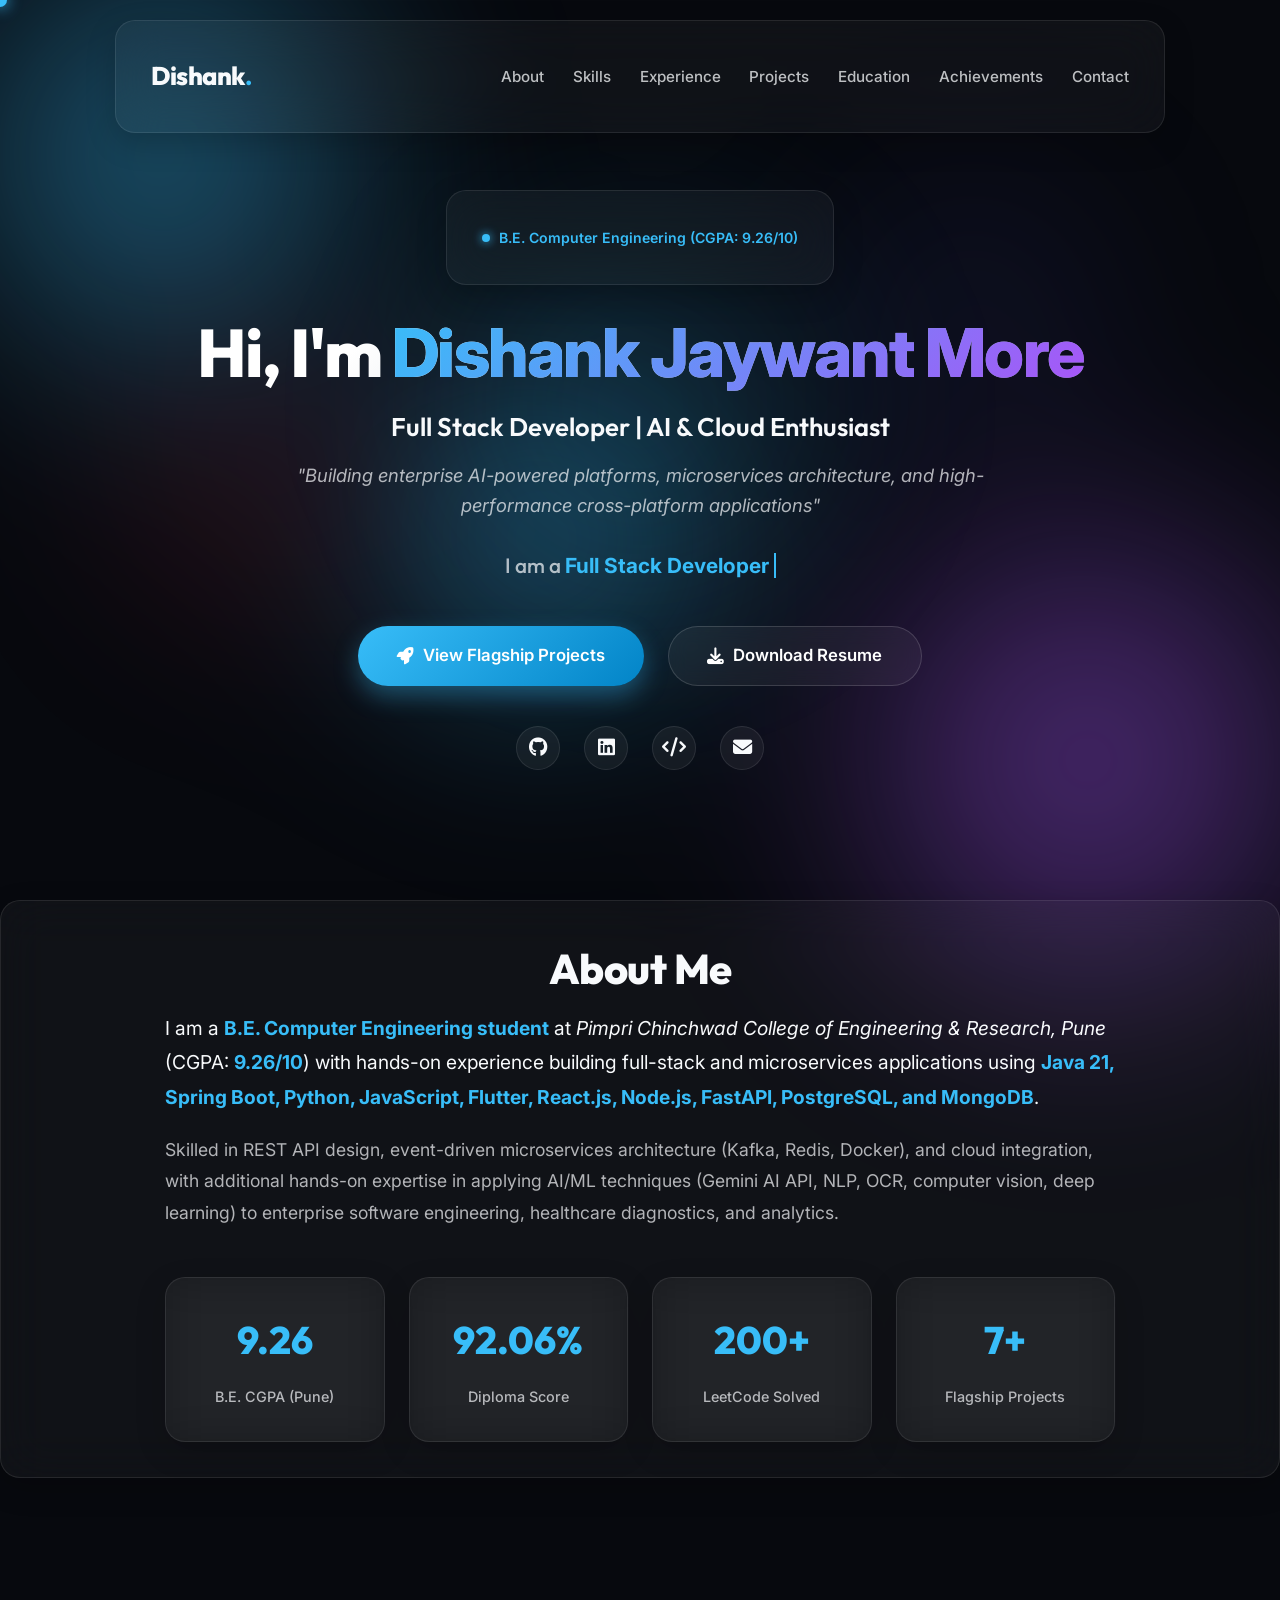
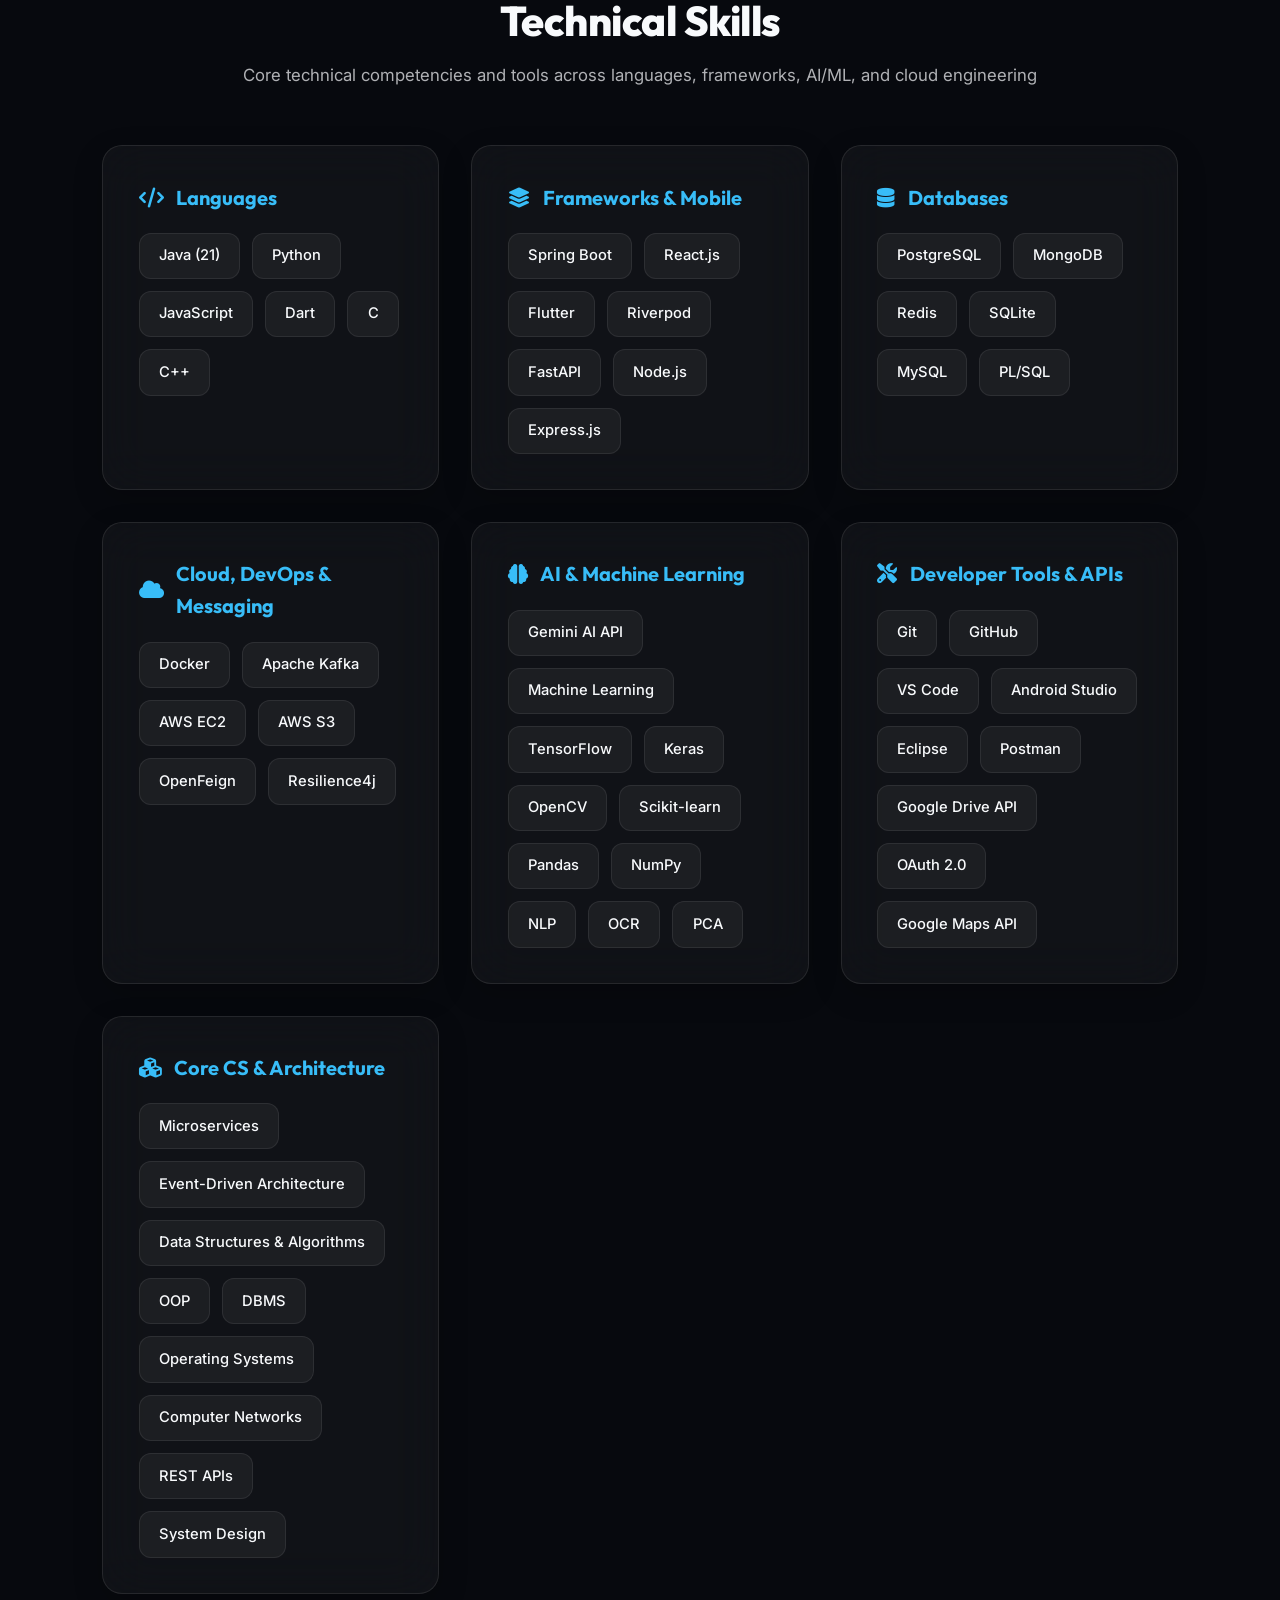
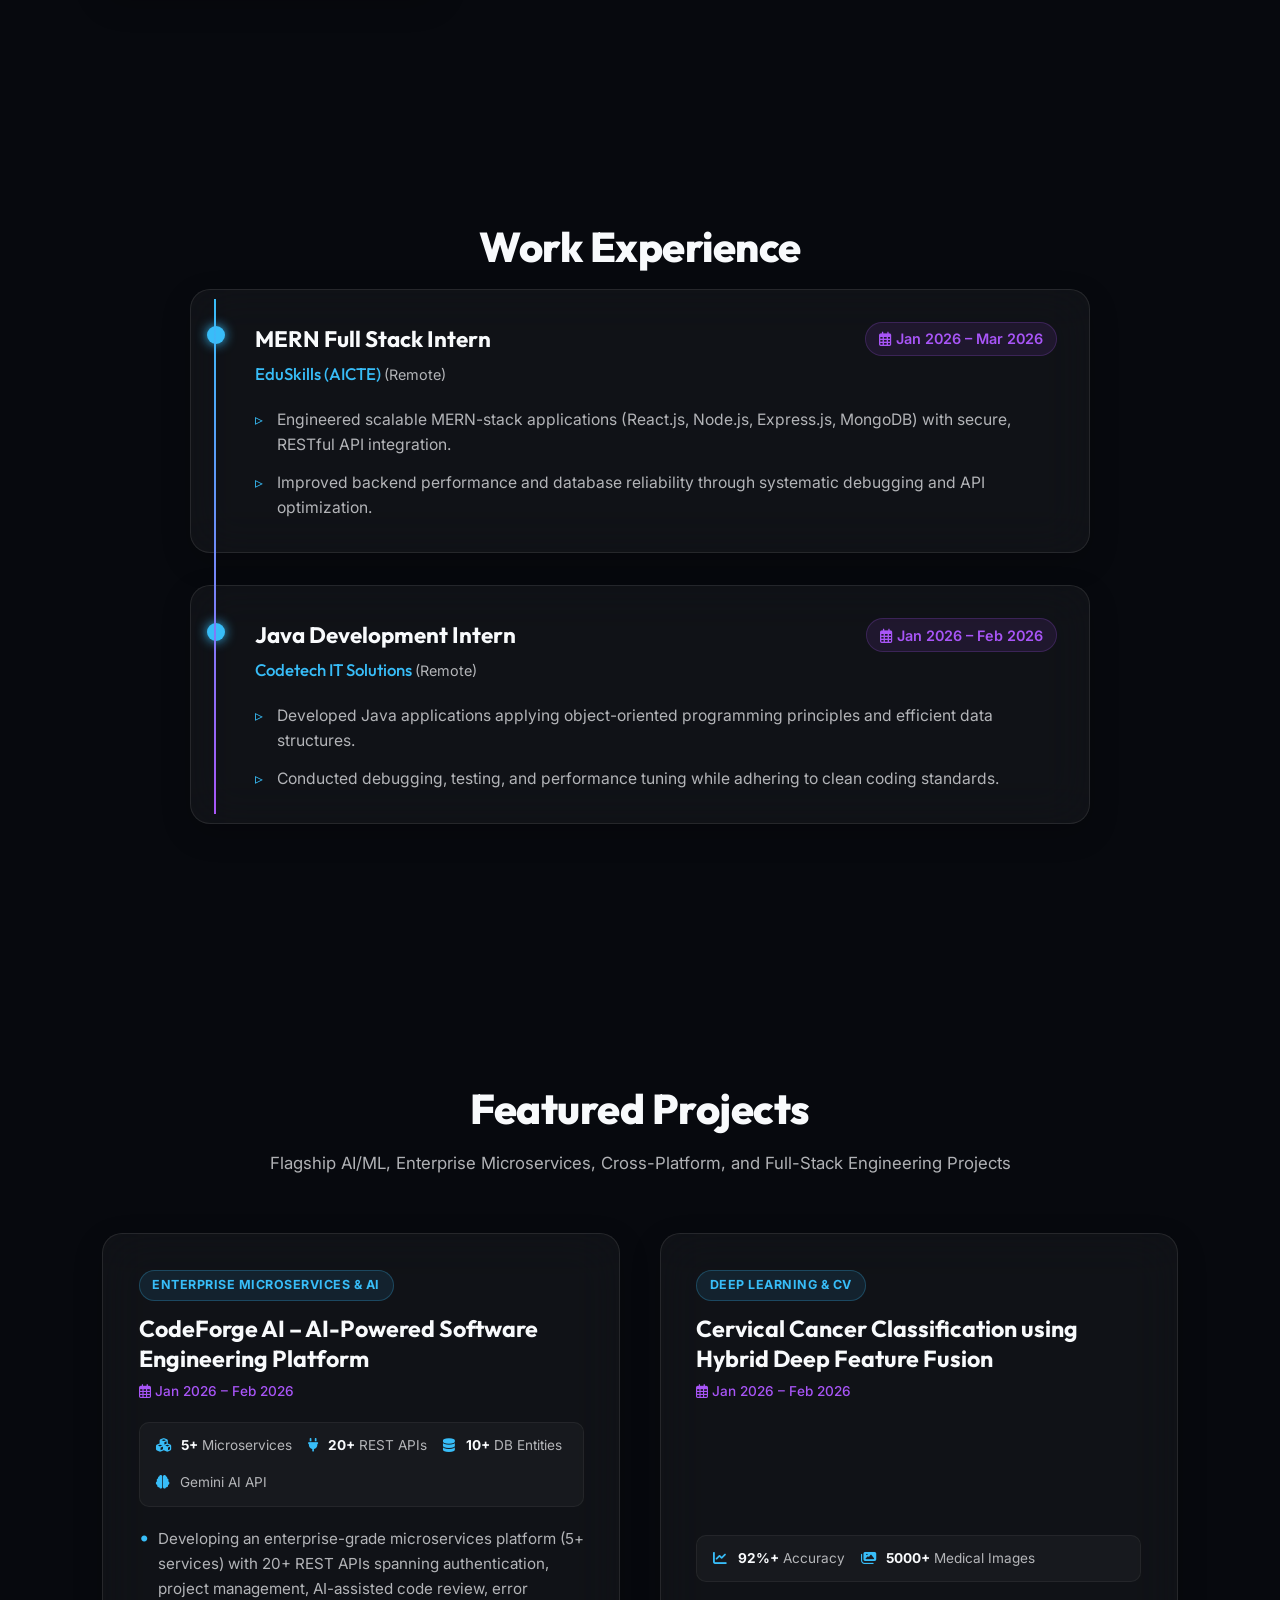
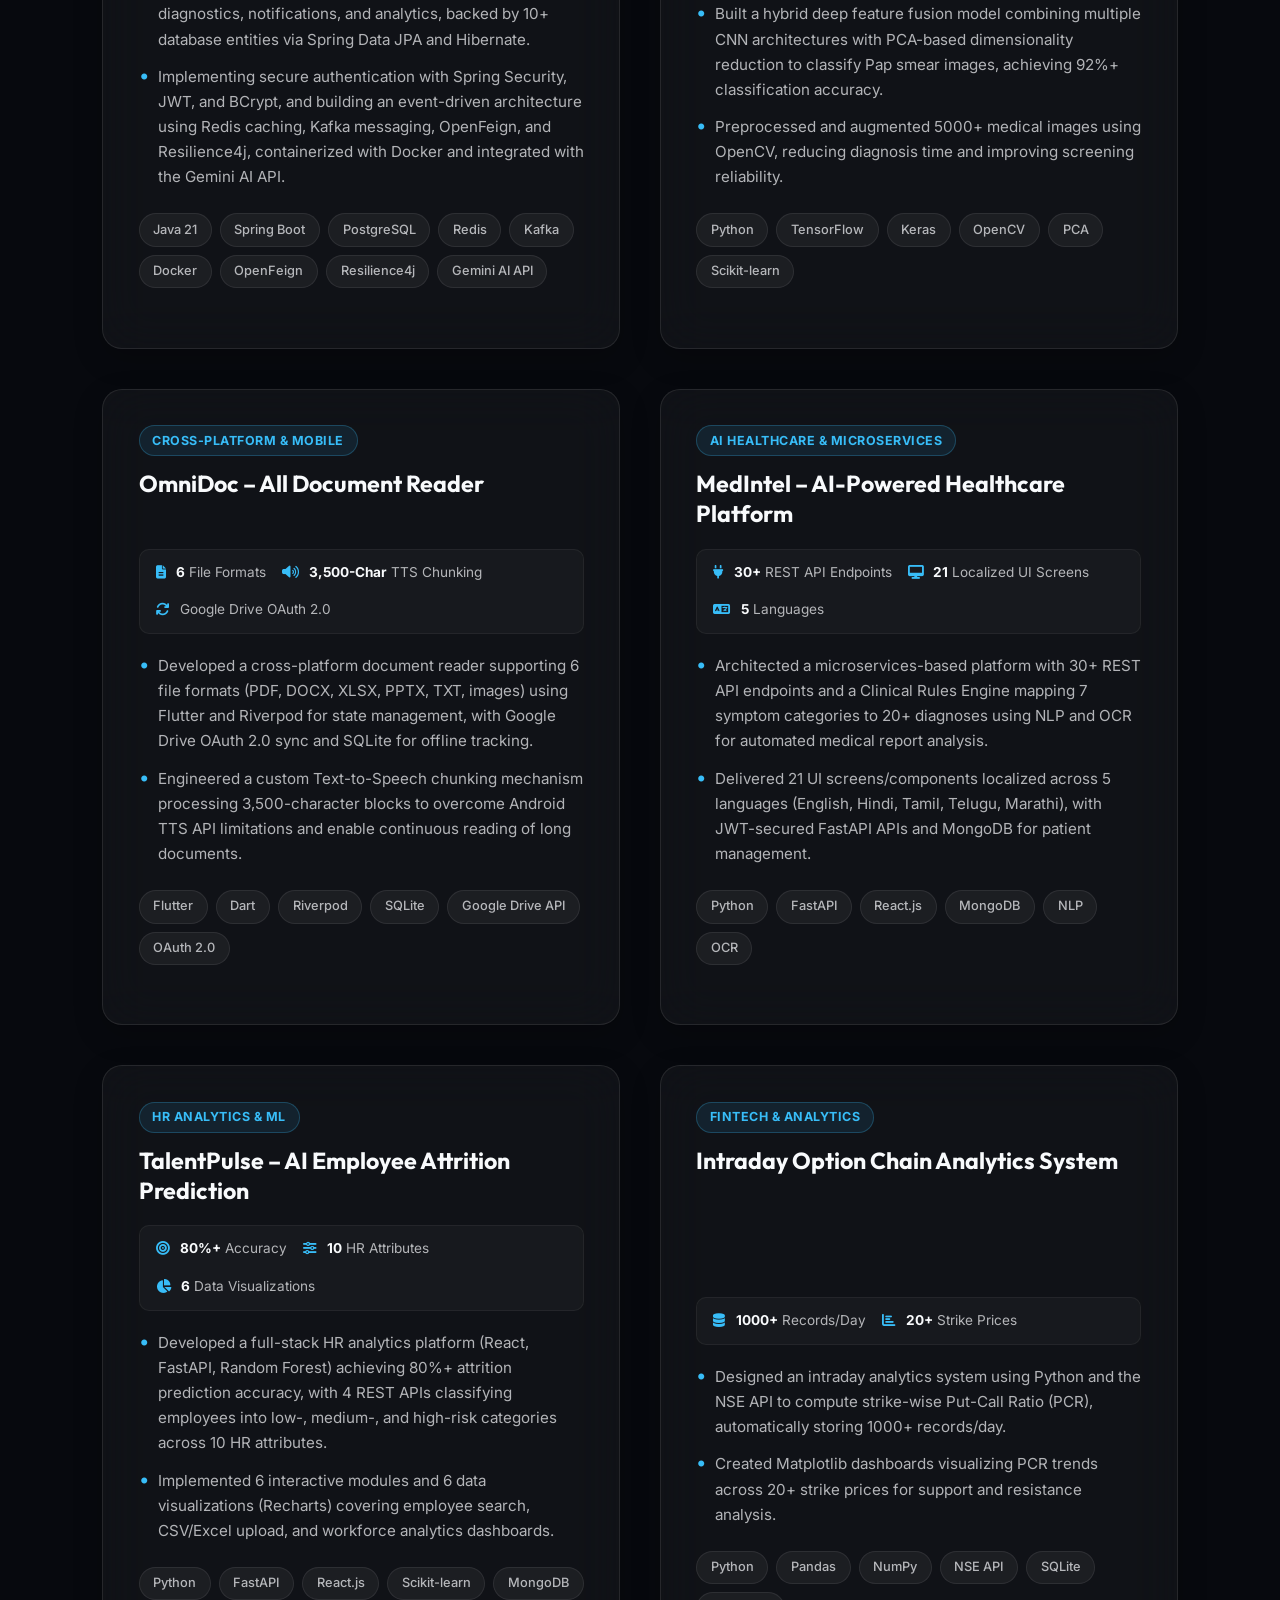
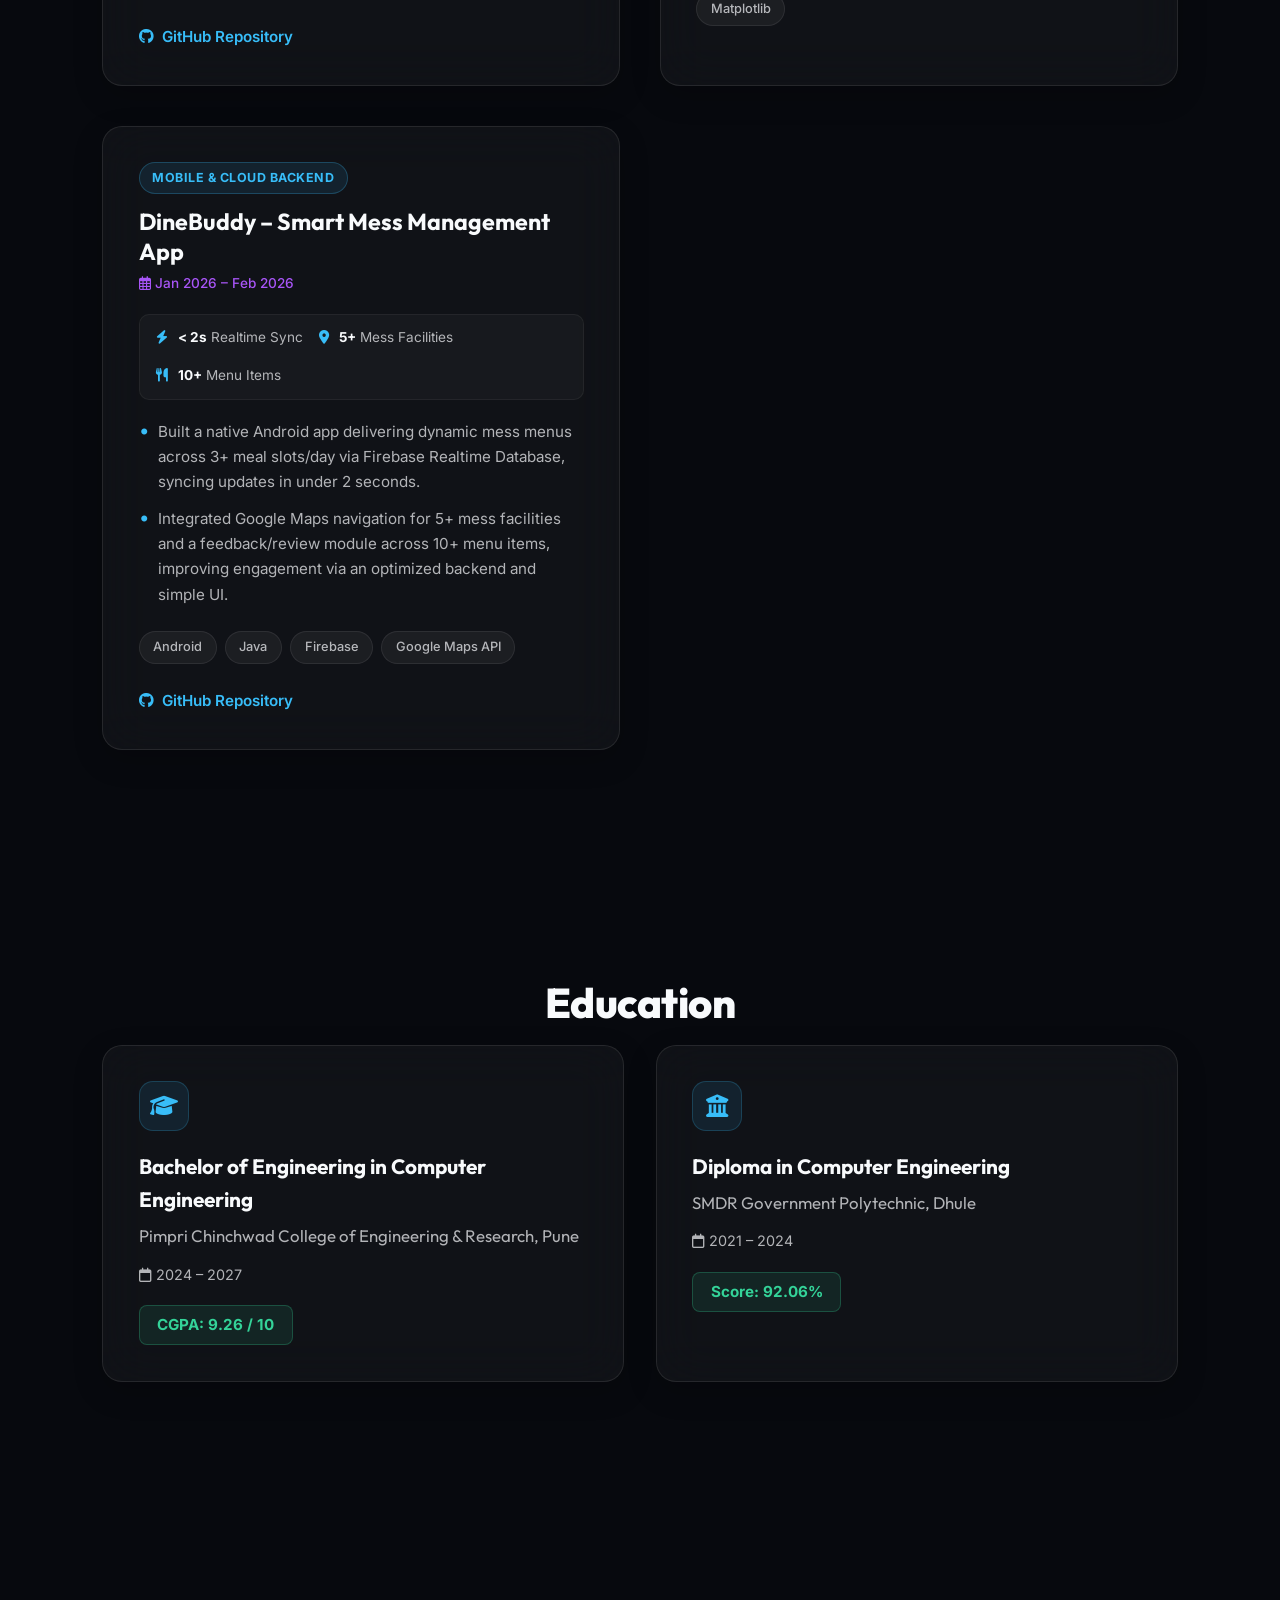
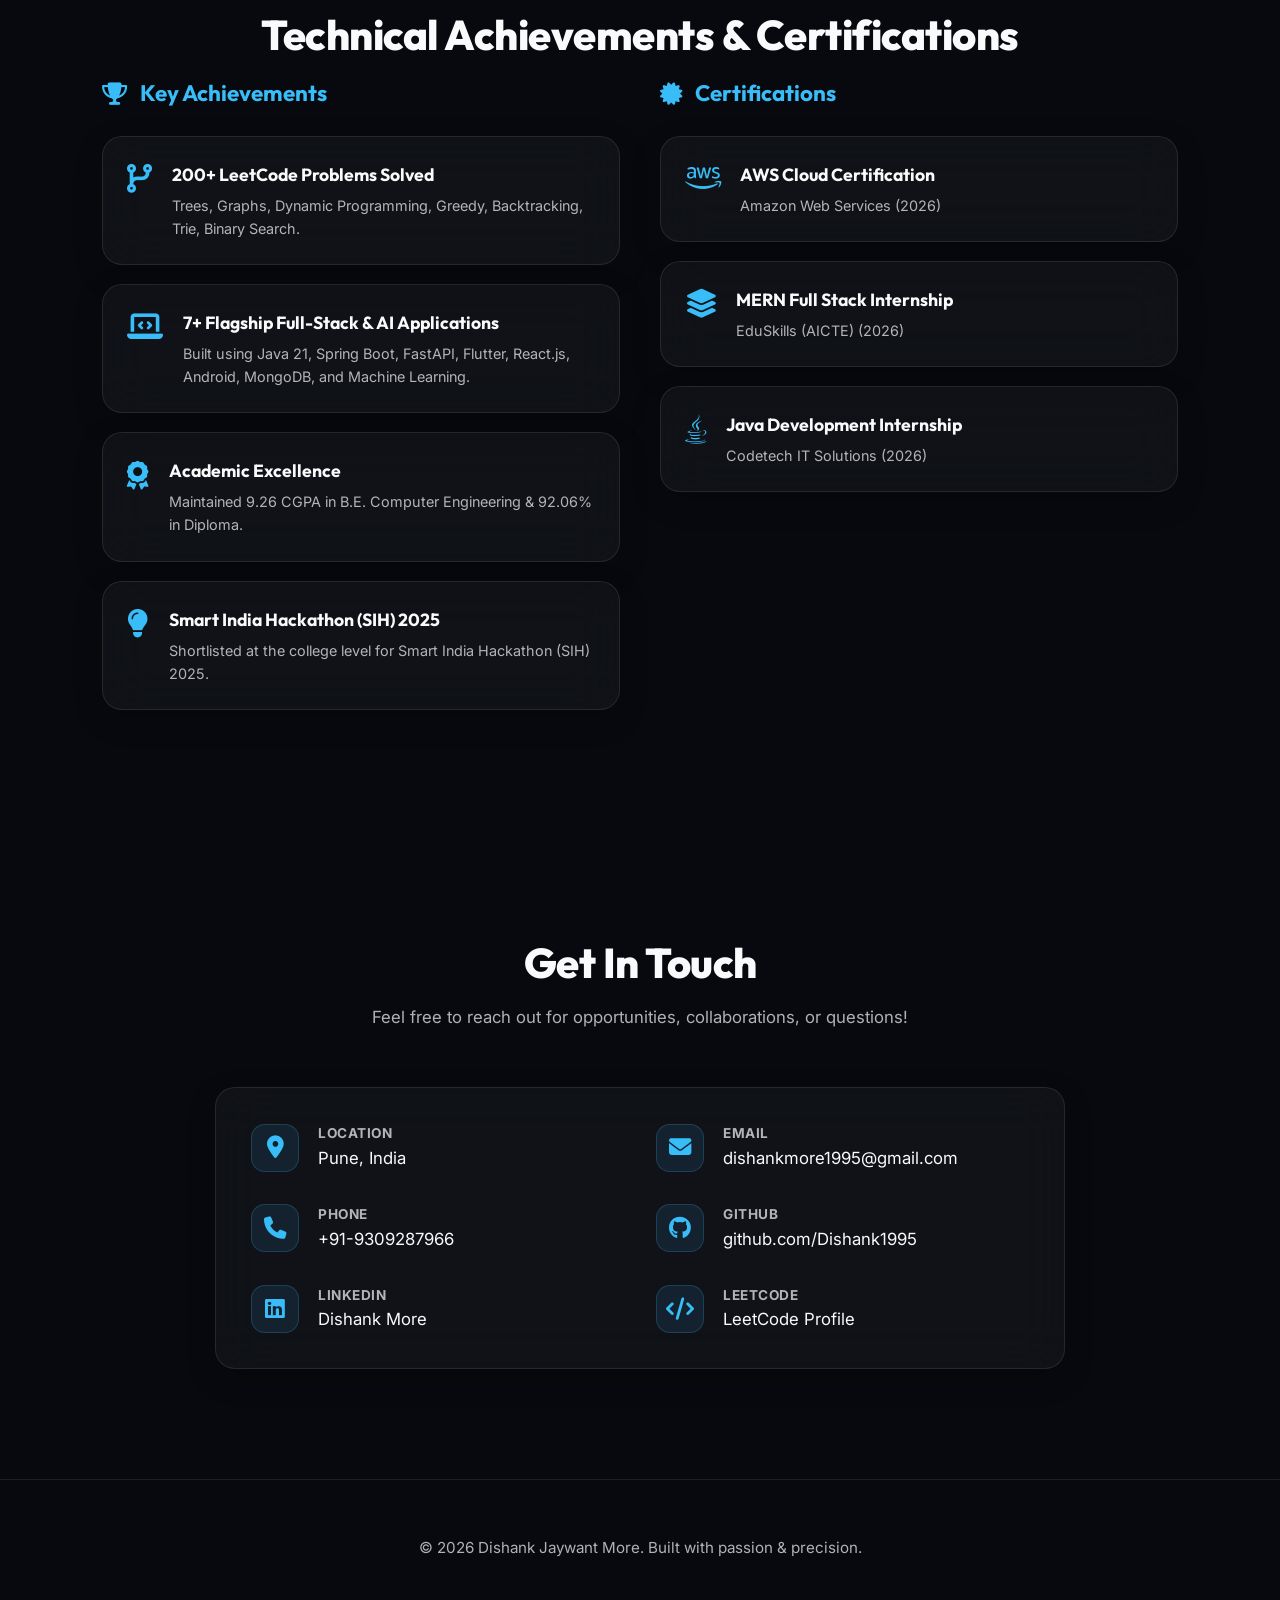
<file: index.html>
<!DOCTYPE html>
<html lang="en">

<head>
  <meta charset="UTF-8">
  <title>Dishank Jaywant More | Portfolio</title>
  <meta name="viewport" content="width=device-width, initial-scale=1.0">
  <meta name="description" content="Portfolio of Dishank Jaywant More - B.E. Computer Engineering Student (CGPA: 9.26/10), Full Stack Developer & AI/ML Engineer.">
  <link rel="stylesheet" href="style.css">
  <link rel="stylesheet" href="https://cdnjs.cloudflare.com/ajax/libs/font-awesome/6.4.0/css/all.min.css">
  <link rel="preconnect" href="https://fonts.googleapis.com">
  <link rel="preconnect" href="https://fonts.gstatic.com" crossorigin>
  <link href="https://fonts.googleapis.com/css2?family=Inter:wght@300;400;500;600;700;800&family=Outfit:wght@400;600;700;800&display=swap" rel="stylesheet">
</head>

<body>
  <!-- Preloader -->
  <div id="preloader">
    <div class="loader-content">
      <h1 class="loader-logo">Dishank<span>.</span></h1>
      <div class="loader-bar"></div>
    </div>
  </div>

  <!-- Ambient Liquid Glass Background -->
  <div class="background-blobs">
    <div class="blob blob-1"></div>
    <div class="blob blob-2"></div>
    <div class="blob blob-3"></div>
    <div class="blob blob-4"></div>
    <div class="blob blob-5"></div>
  </div>

  <div id="cursor-dot"></div>

  <!-- NAVBAR (Pill Floating Style) -->
  <nav class="navbar">
    <div class="nav-container glass">
      <a href="#" class="logo">Dishank<span>.</span></a>

      <ul class="nav-links">
        <li><a href="#about">About</a></li>
        <li><a href="#skills">Skills</a></li>
        <li><a href="#experience">Experience</a></li>
        <li><a href="#projects">Projects</a></li>
        <li><a href="#education">Education</a></li>
        <li><a href="#achievements">Achievements</a></li>
        <li><a href="#contact">Contact</a></li>
      </ul>

      <div class="menu-toggle" id="mobile-menu" aria-label="Toggle Navigation Menu">
        <i class="fas fa-bars"></i>
      </div>
    </div>
  </nav>

  <!-- HERO SECTION -->
  <section id="home" class="hero">
    <div class="hero-glow"></div>
    <div class="hero-content">
      <div class="badge-pill glass">
        <span class="pulse-dot"></span> B.E. Computer Engineering (CGPA: 9.26/10)
      </div>
      <h1>Hi, I'm <span>Dishank Jaywant More</span></h1>
      <h2 class="hero-title">Full Stack Developer | AI & Cloud Enthusiast</h2>
      <p class="hero-subtitle">"Building enterprise AI-powered platforms, microservices architecture, and high-performance cross-platform applications"</p>
      <h3 class="typing-container">I am a <span class="typing"></span></h3>

      <div class="hero-buttons">
        <a href="#projects" class="btn btn-glow"><i class="fas fa-rocket"></i> View Flagship Projects</a>
        <a href="Dishank_More_Resume.pdf" target="_blank" download="Dishank_Jaywant_More_Resume.pdf" class="btn btn-outline">
          <i class="fas fa-download"></i> Download Resume
        </a>
      </div>

      <div class="hero-socials">
        <a href="https://github.com/Dishank1995" target="_blank" aria-label="GitHub"><i class="fab fa-github"></i></a>
        <a href="https://www.linkedin.com/in/dishank-more-106ba2222" target="_blank" aria-label="LinkedIn"><i class="fab fa-linkedin"></i></a>
        <a href="https://leetcode.com/" target="_blank" aria-label="LeetCode"><i class="fas fa-code"></i></a>
        <a href="mailto:dishankmore1995@gmail.com" aria-label="Email"><i class="fas fa-envelope"></i></a>
      </div>
    </div>
  </section>

  <!-- ABOUT ME -->
  <section id="about" class="section glass reveal">
    <h2 class="section-title">About Me</h2>
    <div class="about-container">
      <p class="about-lead">
        I am a <strong>B.E. Computer Engineering student</strong> at <em>Pimpri Chinchwad College of Engineering & Research, Pune</em> (CGPA: <strong>9.26/10</strong>) with hands-on experience building full-stack and microservices applications using <strong>Java 21, Spring Boot, Python, JavaScript, Flutter, React.js, Node.js, FastAPI, PostgreSQL, and MongoDB</strong>.
      </p>
      <p>
        Skilled in REST API design, event-driven microservices architecture (Kafka, Redis, Docker), and cloud integration, with additional hands-on expertise in applying AI/ML techniques (Gemini AI API, NLP, OCR, computer vision, deep learning) to enterprise software engineering, healthcare diagnostics, and analytics.
      </p>

      <div class="about-stats-grid">
        <div class="stat-card glass reveal-item">
          <span class="stat-number">9.26</span>
          <span class="stat-label">B.E. CGPA (Pune)</span>
        </div>
        <div class="stat-card glass reveal-item">
          <span class="stat-number">92.06%</span>
          <span class="stat-label">Diploma Score</span>
        </div>
        <div class="stat-card glass reveal-item">
          <span class="stat-number">200+</span>
          <span class="stat-label">LeetCode Solved</span>
        </div>
        <div class="stat-card glass reveal-item">
          <span class="stat-number">7+</span>
          <span class="stat-label">Flagship Projects</span>
        </div>
      </div>
    </div>
  </section>

  <!-- SKILLS SECTION -->
  <section id="skills" class="section reveal">
    <h2 class="section-title">Technical Skills</h2>
    <p class="section-subtitle">Core technical competencies and tools across languages, frameworks, AI/ML, and cloud engineering</p>

    <div class="skills-wrapper">
      <div class="skills-category glass reveal-item">
        <h3><i class="fas fa-code"></i> Languages</h3>
        <div class="skills-grid">
          <div class="skill-card">Java (21)</div>
          <div class="skill-card">Python</div>
          <div class="skill-card">JavaScript</div>
          <div class="skill-card">Dart</div>
          <div class="skill-card">C</div>
          <div class="skill-card">C++</div>
        </div>
      </div>

      <div class="skills-category glass reveal-item">
        <h3><i class="fas fa-layer-group"></i> Frameworks & Mobile</h3>
        <div class="skills-grid">
          <div class="skill-card">Spring Boot</div>
          <div class="skill-card">React.js</div>
          <div class="skill-card">Flutter</div>
          <div class="skill-card">Riverpod</div>
          <div class="skill-card">FastAPI</div>
          <div class="skill-card">Node.js</div>
          <div class="skill-card">Express.js</div>
        </div>
      </div>

      <div class="skills-category glass reveal-item">
        <h3><i class="fas fa-database"></i> Databases</h3>
        <div class="skills-grid">
          <div class="skill-card">PostgreSQL</div>
          <div class="skill-card">MongoDB</div>
          <div class="skill-card">Redis</div>
          <div class="skill-card">SQLite</div>
          <div class="skill-card">MySQL</div>
          <div class="skill-card">PL/SQL</div>
        </div>
      </div>

      <div class="skills-category glass reveal-item">
        <h3><i class="fas fa-cloud"></i> Cloud, DevOps & Messaging</h3>
        <div class="skills-grid">
          <div class="skill-card">Docker</div>
          <div class="skill-card">Apache Kafka</div>
          <div class="skill-card">AWS EC2</div>
          <div class="skill-card">AWS S3</div>
          <div class="skill-card">OpenFeign</div>
          <div class="skill-card">Resilience4j</div>
        </div>
      </div>

      <div class="skills-category glass reveal-item">
        <h3><i class="fas fa-brain"></i> AI & Machine Learning</h3>
        <div class="skills-grid">
          <div class="skill-card">Gemini AI API</div>
          <div class="skill-card">Machine Learning</div>
          <div class="skill-card">TensorFlow</div>
          <div class="skill-card">Keras</div>
          <div class="skill-card">OpenCV</div>
          <div class="skill-card">Scikit-learn</div>
          <div class="skill-card">Pandas</div>
          <div class="skill-card">NumPy</div>
          <div class="skill-card">NLP</div>
          <div class="skill-card">OCR</div>
          <div class="skill-card">PCA</div>
        </div>
      </div>

      <div class="skills-category glass reveal-item">
        <h3><i class="fas fa-tools"></i> Developer Tools & APIs</h3>
        <div class="skills-grid">
          <div class="skill-card">Git</div>
          <div class="skill-card">GitHub</div>
          <div class="skill-card">VS Code</div>
          <div class="skill-card">Android Studio</div>
          <div class="skill-card">Eclipse</div>
          <div class="skill-card">Postman</div>
          <div class="skill-card">Google Drive API</div>
          <div class="skill-card">OAuth 2.0</div>
          <div class="skill-card">Google Maps API</div>
        </div>
      </div>

      <div class="skills-category glass reveal-item">
        <h3><i class="fas fa-cubes"></i> Core CS & Architecture</h3>
        <div class="skills-grid">
          <div class="skill-card">Microservices</div>
          <div class="skill-card">Event-Driven Architecture</div>
          <div class="skill-card">Data Structures & Algorithms</div>
          <div class="skill-card">OOP</div>
          <div class="skill-card">DBMS</div>
          <div class="skill-card">Operating Systems</div>
          <div class="skill-card">Computer Networks</div>
          <div class="skill-card">REST APIs</div>
          <div class="skill-card">System Design</div>
        </div>
      </div>
    </div>
  </section>

  <!-- WORK EXPERIENCE -->
  <section id="experience" class="section reveal">
    <h2 class="section-title">Work Experience</h2>
    <div class="timeline">
      <div class="timeline-item glass reveal-item">
        <div class="timeline-dot"></div>
        <div class="timeline-header">
          <div>
            <h3>MERN Full Stack Intern</h3>
            <h4>EduSkills (AICTE) <span class="loc-tag">(Remote)</span></h4>
          </div>
          <div class="timeline-date"><i class="far fa-calendar-alt"></i> Jan 2026 – Mar 2026</div>
        </div>
        <ul class="experience-list">
          <li>Engineered scalable MERN-stack applications (React.js, Node.js, Express.js, MongoDB) with secure, RESTful API integration.</li>
          <li>Improved backend performance and database reliability through systematic debugging and API optimization.</li>
        </ul>
      </div>

      <div class="timeline-item glass reveal-item">
        <div class="timeline-dot"></div>
        <div class="timeline-header">
          <div>
            <h3>Java Development Intern</h3>
            <h4>Codetech IT Solutions <span class="loc-tag">(Remote)</span></h4>
          </div>
          <div class="timeline-date"><i class="far fa-calendar-alt"></i> Jan 2026 – Feb 2026</div>
        </div>
        <ul class="experience-list">
          <li>Developed Java applications applying object-oriented programming principles and efficient data structures.</li>
          <li>Conducted debugging, testing, and performance tuning while adhering to clean coding standards.</li>
        </ul>
      </div>
    </div>
  </section>

  <!-- PROJECTS SECTION -->
  <section id="projects" class="section reveal">
    <h2 class="section-title">Featured Projects</h2>
    <p class="section-subtitle">Flagship AI/ML, Enterprise Microservices, Cross-Platform, and Full-Stack Engineering Projects</p>

    <div class="projects-grid">

      <!-- Project 1: CodeForge AI -->
      <div class="project-card glass reveal-item">
        <div class="project-header">
          <span class="project-badge">Enterprise Microservices & AI</span>
          <h3>CodeForge AI – AI-Powered Software Engineering Platform</h3>
          <span class="project-date"><i class="far fa-calendar-alt"></i> Jan 2026 – Feb 2026</span>
        </div>
        <div class="project-info">
          <ul class="project-metrics">
            <li><i class="fas fa-cubes"></i> <strong>5+</strong> Microservices</li>
            <li><i class="fas fa-plug"></i> <strong>20+</strong> REST APIs</li>
            <li><i class="fas fa-database"></i> <strong>10+</strong> DB Entities</li>
            <li><i class="fas fa-brain"></i> Gemini AI API</li>
          </ul>
          <ul class="project-bullets">
            <li>Developing an enterprise-grade microservices platform (5+ services) with 20+ REST APIs spanning authentication, project management, AI-assisted code review, error diagnostics, notifications, and analytics, backed by 10+ database entities via Spring Data JPA and Hibernate.</li>
            <li>Implementing secure authentication with Spring Security, JWT, and BCrypt, and building an event-driven architecture using Redis caching, Kafka messaging, OpenFeign, and Resilience4j, containerized with Docker and integrated with the Gemini AI API.</li>
          </ul>
          <div class="project-tags">
            <span>Java 21</span><span>Spring Boot</span><span>PostgreSQL</span><span>Redis</span><span>Kafka</span><span>Docker</span><span>OpenFeign</span><span>Resilience4j</span><span>Gemini AI API</span>
          </div>
        </div>
      </div>

      <!-- Project 2: Cervical Cancer Classification -->
      <div class="project-card glass reveal-item">
        <div class="project-header">
          <span class="project-badge">Deep Learning & CV</span>
          <h3>Cervical Cancer Classification using Hybrid Deep Feature Fusion</h3>
          <span class="project-date"><i class="far fa-calendar-alt"></i> Jan 2026 – Feb 2026</span>
        </div>
        <div class="project-info">
          <ul class="project-metrics">
            <li><i class="fas fa-chart-line"></i> <strong>92%+</strong> Accuracy</li>
            <li><i class="fas fa-images"></i> <strong>5000+</strong> Medical Images</li>
          </ul>
          <ul class="project-bullets">
            <li>Built a hybrid deep feature fusion model combining multiple CNN architectures with PCA-based dimensionality reduction to classify Pap smear images, achieving 92%+ classification accuracy.</li>
            <li>Preprocessed and augmented 5000+ medical images using OpenCV, reducing diagnosis time and improving screening reliability.</li>
          </ul>
          <div class="project-tags">
            <span>Python</span><span>TensorFlow</span><span>Keras</span><span>OpenCV</span><span>PCA</span><span>Scikit-learn</span>
          </div>
        </div>
      </div>

      <!-- Project 3: OmniDoc -->
      <div class="project-card glass reveal-item">
        <div class="project-header">
          <span class="project-badge">Cross-Platform & Mobile</span>
          <h3>OmniDoc – All Document Reader</h3>
        </div>
        <div class="project-info">
          <ul class="project-metrics">
            <li><i class="fas fa-file-alt"></i> <strong>6</strong> File Formats</li>
            <li><i class="fas fa-volume-up"></i> <strong>3,500-Char</strong> TTS Chunking</li>
            <li><i class="fas fa-sync"></i> Google Drive OAuth 2.0</li>
          </ul>
          <ul class="project-bullets">
            <li>Developed a cross-platform document reader supporting 6 file formats (PDF, DOCX, XLSX, PPTX, TXT, images) using Flutter and Riverpod for state management, with Google Drive OAuth 2.0 sync and SQLite for offline tracking.</li>
            <li>Engineered a custom Text-to-Speech chunking mechanism processing 3,500-character blocks to overcome Android TTS API limitations and enable continuous reading of long documents.</li>
          </ul>
          <div class="project-tags">
            <span>Flutter</span><span>Dart</span><span>Riverpod</span><span>SQLite</span><span>Google Drive API</span><span>OAuth 2.0</span>
          </div>
        </div>
      </div>

      <!-- Project 4: MedIntel -->
      <div class="project-card glass reveal-item">
        <div class="project-header">
          <span class="project-badge">AI Healthcare & Microservices</span>
          <h3>MedIntel – AI-Powered Healthcare Platform</h3>
        </div>
        <div class="project-info">
          <ul class="project-metrics">
            <li><i class="fas fa-plug"></i> <strong>30+</strong> REST API Endpoints</li>
            <li><i class="fas fa-desktop"></i> <strong>21</strong> Localized UI Screens</li>
            <li><i class="fas fa-language"></i> <strong>5</strong> Languages</li>
          </ul>
          <ul class="project-bullets">
            <li>Architected a microservices-based platform with 30+ REST API endpoints and a Clinical Rules Engine mapping 7 symptom categories to 20+ diagnoses using NLP and OCR for automated medical report analysis.</li>
            <li>Delivered 21 UI screens/components localized across 5 languages (English, Hindi, Tamil, Telugu, Marathi), with JWT-secured FastAPI APIs and MongoDB for patient management.</li>
          </ul>
          <div class="project-tags">
            <span>Python</span><span>FastAPI</span><span>React.js</span><span>MongoDB</span><span>NLP</span><span>OCR</span>
          </div>
        </div>
      </div>

      <!-- Project 5: TalentPulse -->
      <div class="project-card glass reveal-item">
        <div class="project-header">
          <span class="project-badge">HR Analytics & ML</span>
          <h3>TalentPulse – AI Employee Attrition Prediction</h3>
        </div>
        <div class="project-info">
          <ul class="project-metrics">
            <li><i class="fas fa-bullseye"></i> <strong>80%+</strong> Accuracy</li>
            <li><i class="fas fa-sliders-h"></i> <strong>10</strong> HR Attributes</li>
            <li><i class="fas fa-chart-pie"></i> <strong>6</strong> Data Visualizations</li>
          </ul>
          <ul class="project-bullets">
            <li>Developed a full-stack HR analytics platform (React, FastAPI, Random Forest) achieving 80%+ attrition prediction accuracy, with 4 REST APIs classifying employees into low-, medium-, and high-risk categories across 10 HR attributes.</li>
            <li>Implemented 6 interactive modules and 6 data visualizations (Recharts) covering employee search, CSV/Excel upload, and workforce analytics dashboards.</li>
          </ul>
          <div class="project-tags">
            <span>Python</span><span>FastAPI</span><span>React.js</span><span>Scikit-learn</span><span>MongoDB</span>
          </div>
          <div class="project-links">
            <a href="https://github.com/Dishank1995/talentpulse" target="_blank"><i class="fab fa-github"></i> GitHub Repository</a>
          </div>
        </div>
      </div>

      <!-- Project 6: Intraday Option Chain Analytics -->
      <div class="project-card glass reveal-item">
        <div class="project-header">
          <span class="project-badge">FinTech & Analytics</span>
          <h3>Intraday Option Chain Analytics System</h3>
        </div>
        <div class="project-info">
          <ul class="project-metrics">
            <li><i class="fas fa-database"></i> <strong>1000+</strong> Records/Day</li>
            <li><i class="fas fa-chart-bar"></i> <strong>20+</strong> Strike Prices</li>
          </ul>
          <ul class="project-bullets">
            <li>Designed an intraday analytics system using Python and the NSE API to compute strike-wise Put-Call Ratio (PCR), automatically storing 1000+ records/day.</li>
            <li>Created Matplotlib dashboards visualizing PCR trends across 20+ strike prices for support and resistance analysis.</li>
          </ul>
          <div class="project-tags">
            <span>Python</span><span>Pandas</span><span>NumPy</span><span>NSE API</span><span>SQLite</span><span>Matplotlib</span>
          </div>
        </div>
      </div>

      <!-- Project 7: DineBuddy -->
      <div class="project-card glass reveal-item">
        <div class="project-header">
          <span class="project-badge">Mobile & Cloud Backend</span>
          <h3>DineBuddy – Smart Mess Management App</h3>
          <span class="project-date"><i class="far fa-calendar-alt"></i> Jan 2026 – Feb 2026</span>
        </div>
        <div class="project-info">
          <ul class="project-metrics">
            <li><i class="fas fa-bolt"></i> <strong>&lt; 2s</strong> Realtime Sync</li>
            <li><i class="fas fa-map-marker-alt"></i> <strong>5+</strong> Mess Facilities</li>
            <li><i class="fas fa-utensils"></i> <strong>10+</strong> Menu Items</li>
          </ul>
          <ul class="project-bullets">
            <li>Built a native Android app delivering dynamic mess menus across 3+ meal slots/day via Firebase Realtime Database, syncing updates in under 2 seconds.</li>
            <li>Integrated Google Maps navigation for 5+ mess facilities and a feedback/review module across 10+ menu items, improving engagement via an optimized backend and simple UI.</li>
          </ul>
          <div class="project-tags">
            <span>Android</span><span>Java</span><span>Firebase</span><span>Google Maps API</span>
          </div>
          <div class="project-links">
            <a href="https://github.com/Dishank1995/DineBuddy" target="_blank"><i class="fab fa-github"></i> GitHub Repository</a>
          </div>
        </div>
      </div>

    </div>
  </section>

  <!-- EDUCATION SECTION -->
  <section id="education" class="section reveal">
    <h2 class="section-title">Education</h2>
    <div class="education-grid">
      <div class="edu-card glass reveal-item">
        <div class="edu-icon"><i class="fas fa-graduation-cap"></i></div>
        <h3>Bachelor of Engineering in Computer Engineering</h3>
        <h4>Pimpri Chinchwad College of Engineering & Research, Pune</h4>
        <p class="edu-date"><i class="far fa-calendar"></i> 2024 – 2027</p>
        <div class="edu-score">CGPA: 9.26 / 10</div>
      </div>

      <div class="edu-card glass reveal-item">
        <div class="edu-icon"><i class="fas fa-university"></i></div>
        <h3>Diploma in Computer Engineering</h3>
        <h4>SMDR Government Polytechnic, Dhule</h4>
        <p class="edu-date"><i class="far fa-calendar"></i> 2021 – 2024</p>
        <div class="edu-score">Score: 92.06%</div>
      </div>
    </div>
  </section>

  <!-- ACHIEVEMENTS & CERTIFICATIONS -->
  <section id="achievements" class="section reveal">
    <h2 class="section-title">Technical Achievements & Certifications</h2>

    <div class="achievements-container">
      <div class="achievements-column">
        <h3 class="sub-heading"><i class="fas fa-trophy"></i> Key Achievements</h3>
        <div class="cert-grid">
          <div class="cert-card glass reveal-item">
            <i class="fas fa-code-branch cert-icon"></i>
            <div>
              <h3>200+ LeetCode Problems Solved</h3>
              <p>Trees, Graphs, Dynamic Programming, Greedy, Backtracking, Trie, Binary Search.</p>
            </div>
          </div>

          <div class="cert-card glass reveal-item">
            <i class="fas fa-laptop-code cert-icon"></i>
            <div>
              <h3>7+ Flagship Full-Stack & AI Applications</h3>
              <p>Built using Java 21, Spring Boot, FastAPI, Flutter, React.js, Android, MongoDB, and Machine Learning.</p>
            </div>
          </div>

          <div class="cert-card glass reveal-item">
            <i class="fas fa-award cert-icon"></i>
            <div>
              <h3>Academic Excellence</h3>
              <p>Maintained 9.26 CGPA in B.E. Computer Engineering & 92.06% in Diploma.</p>
            </div>
          </div>

          <div class="cert-card glass reveal-item">
            <i class="fas fa-lightbulb cert-icon"></i>
            <div>
              <h3>Smart India Hackathon (SIH) 2025</h3>
              <p>Shortlisted at the college level for Smart India Hackathon (SIH) 2025.</p>
            </div>
          </div>
        </div>
      </div>

      <div class="achievements-column">
        <h3 class="sub-heading"><i class="fas fa-certificate"></i> Certifications</h3>
        <div class="cert-grid">
          <div class="cert-card glass reveal-item">
            <i class="fab fa-aws cert-icon"></i>
            <div>
              <h3>AWS Cloud Certification</h3>
              <p>Amazon Web Services (2026)</p>
            </div>
          </div>

          <div class="cert-card glass reveal-item">
            <i class="fas fa-layer-group cert-icon"></i>
            <div>
              <h3>MERN Full Stack Internship</h3>
              <p>EduSkills (AICTE) (2026)</p>
            </div>
          </div>

          <div class="cert-card glass reveal-item">
            <i class="fab fa-java cert-icon"></i>
            <div>
              <h3>Java Development Internship</h3>
              <p>Codetech IT Solutions (2026)</p>
            </div>
          </div>
        </div>
      </div>
    </div>
  </section>

  <!-- CONTACT SECTION -->
  <section id="contact" class="section reveal">
    <h2 class="section-title">Get In Touch</h2>
    <p class="section-subtitle">Feel free to reach out for opportunities, collaborations, or questions!</p>
    <div class="contact-wrapper glass">
      <div class="contact-info">
        <div class="contact-item">
          <i class="fas fa-location-dot"></i>
          <div>
            <strong>Location</strong>
            <span>Pune, India</span>
          </div>
        </div>
        <div class="contact-item">
          <i class="fas fa-envelope"></i>
          <div>
            <strong>Email</strong>
            <span><a href="mailto:dishankmore1995@gmail.com">dishankmore1995@gmail.com</a></span>
          </div>
        </div>
        <div class="contact-item">
          <i class="fas fa-phone"></i>
          <div>
            <strong>Phone</strong>
            <span><a href="tel:+919309287966">+91-9309287966</a></span>
          </div>
        </div>
        <div class="contact-item">
          <i class="fab fa-github"></i>
          <div>
            <strong>GitHub</strong>
            <span><a href="https://github.com/Dishank1995" target="_blank">github.com/Dishank1995</a></span>
          </div>
        </div>
        <div class="contact-item">
          <i class="fab fa-linkedin"></i>
          <div>
            <strong>LinkedIn</strong>
            <span><a href="https://www.linkedin.com/in/dishank-more-106ba2222" target="_blank">Dishank More</a></span>
          </div>
        </div>
        <div class="contact-item">
          <i class="fas fa-code"></i>
          <div>
            <strong>LeetCode</strong>
            <span><a href="https://leetcode.com/" target="_blank">LeetCode Profile</a></span>
          </div>
        </div>
      </div>
    </div>
  </section>

  <footer>
    <p>© 2026 Dishank Jaywant More. Built with passion & precision.</p>
  </footer>

  <script src="script.js"></script>
</body>

</html>
</file>
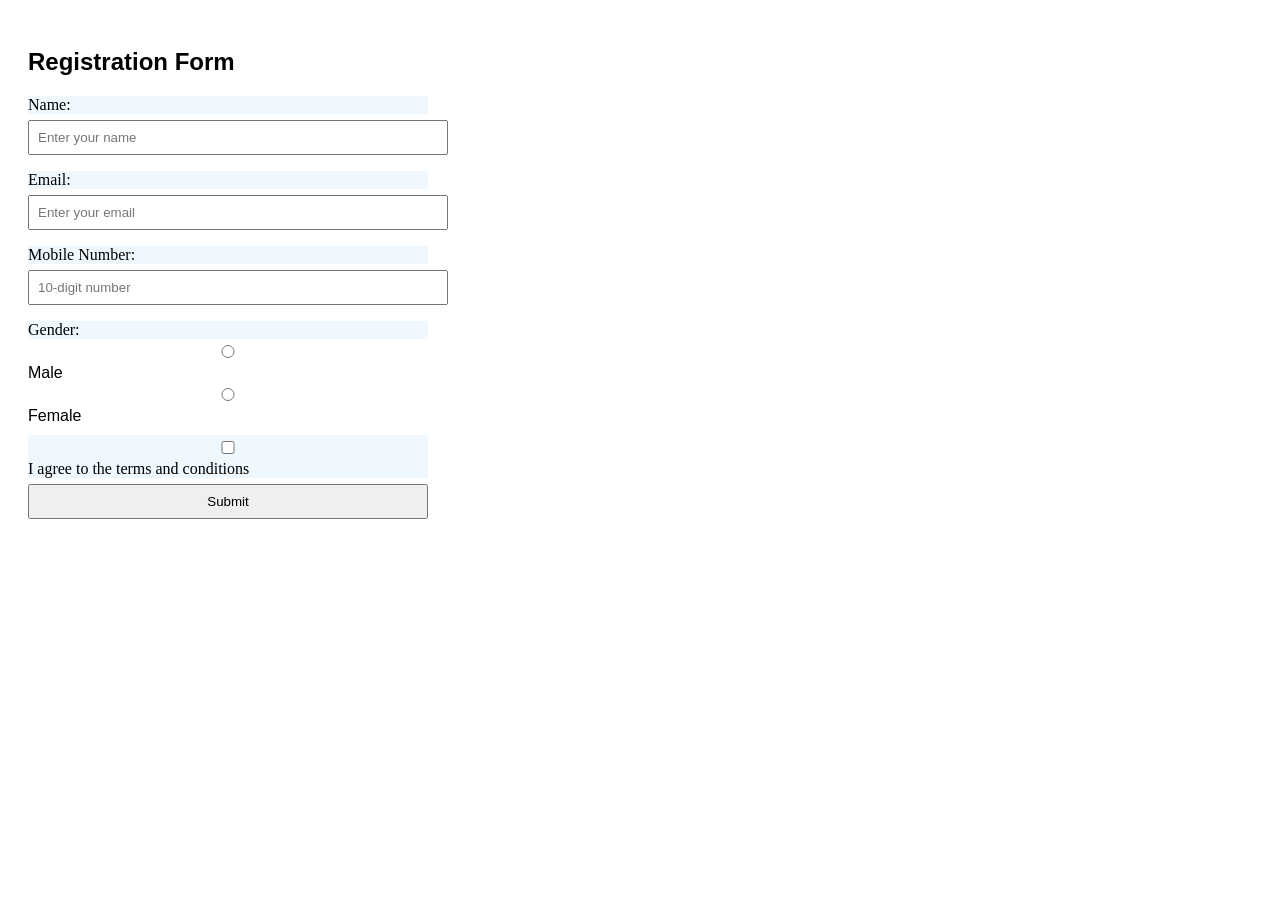
<file: practice.html>
<!DOCTYPE html>
<html lang="en">
<head>
  <meta charset="UTF-8">
  <title>Form with Validation</title>
  <style>
    body {
      font-family: Arial, sans-serif;
      padding: 20px;
    }
    form {
      max-width: 400px;
    }
    input, button {
      margin: 6px 0;
      padding: 8px;
      width: 100%;
    }
    label {
      display: block;
      background-color: aliceblue;  
      font-family: 'Times New Roman', Times, serif;
      margin-top: 10px;
    }
  </style>
</head>
<body>

<h2>Registration Form</h2>

<form id="myForm" onsubmit="return validateForm()">
  <label>Name:</label>
  <input type="text" id="name" placeholder="Enter your name" required>

  <label>Email:</label>
  <input type="email" id="email" placeholder="Enter your email" required>

  <label>Mobile Number:</label>
  <input type="text" id="mobile" placeholder="10-digit number" required>

  <label>Gender:</label>
  <input type="radio" name="gender" value="Male"> Male
  <input type="radio" name="gender" value="Female"> Female

  <label>
    <input type="checkbox" id="agree">
    I agree to the terms and conditions
  </label>

  <button type="submit">Submit</button>
</form>

<script>
  function validateForm() {

    const name = document.getElementById("name").value;
    const email = document.getElementById("email").value;
    const mobile = document.getElementById("mobile").value;
    const agree = document.getElementById("agree").checked;
    const gender = document.querySelector('input[name="gender"]:checked');


    if (mobile.length !== 10 || isNaN(mobile)) {
      alert("Mobile number must be exactly 10 digits.");
      return false;
    }

    if (!agree) {
      alert("Please agree to the terms and conditions.");
      return false;
    }

    if(!email.includes("@") || !email.includes(".")) {
      alert("Please enter a valid email address.");
      return false;
    }

    if (!gender) {
      alert("Please select your gender.");
      return false ;
    }

    const confirmation = confirm("Do you want to submit the form?");
    if (confirmation) {
      alert(
        "Form Submitted Successfully!\n" +
        "Name: " + name + "\n" +
        "Mobile: " + mobile + "\n" +
        "Gender: " + gender.value
      );
    } else {
      alert("Form submission cancelled.");
    }
  }
</script>

</body>
</html>
</file>
<file: style.css>
:root {
  --primary-color: #38bdf8;
  --secondary-color: #a855f7;
  --accent-color: #34d399;
  --bg-dark: #07090e;
  --text-main: #f8fafc;
  --text-muted: rgba(248, 250, 252, 0.7);
  --glass-bg: rgba(255, 255, 255, 0.04);
  --glass-border: rgba(255, 255, 255, 0.09);
  --glass-blur: 24px;
  --transition-slow: 0.8s cubic-bezier(0.4, 0, 0.2, 1);
  --transition-smooth: 0.35s cubic-bezier(0.4, 0, 0.2, 1);
  --transition-fast: 0.2s cubic-bezier(0.4, 0, 0.2, 1);
}

* {
  margin: 0;
  padding: 0;
  box-sizing: border-box;
  font-family: 'Inter', -apple-system, system-ui, sans-serif;
  scroll-behavior: smooth;
}

body {
  background: var(--bg-dark);
  color: var(--text-main);
  overflow-x: hidden;
  line-height: 1.6;
}

h1, h2, h3, h4, .logo, .stat-number {
  font-family: 'Outfit', 'Inter', sans-serif;
}

/* =======================
   LIQUID BUBBLE SYSTEM
   ======================= */
.background-blobs {
  position: fixed;
  top: 0;
  left: 0;
  width: 100%;
  height: 100%;
  z-index: -1;
  filter: blur(100px);
  opacity: 0.55;
  pointer-events: none;
}

.blob {
  position: absolute;
  border-radius: 50%;
  animation: float-blob 25s infinite alternate ease-in-out;
}

.blob-1 {
  width: 45vw;
  height: 45vw;
  background: radial-gradient(circle, var(--primary-color) 0%, transparent 70%);
  top: -15%;
  left: -10%;
}

.blob-2 {
  width: 50vw;
  height: 50vw;
  background: radial-gradient(circle, var(--secondary-color) 0%, transparent 70%);
  bottom: -20%;
  right: -10%;
  animation-delay: -7s;
}

.blob-3 {
  width: 35vw;
  height: 35vw;
  background: radial-gradient(circle, #32ade6 0%, transparent 70%);
  top: 35%;
  left: 25%;
  animation-delay: -12s;
}

.blob-4 {
  width: 30vw;
  height: 30vw;
  background: radial-gradient(circle, #ff375f 0%, transparent 70%);
  bottom: 25%;
  left: 5%;
  opacity: 0.35;
  animation-delay: -18s;
}

.blob-5 {
  width: 28vw;
  height: 28vw;
  background: radial-gradient(circle, #5e5ce6 0%, transparent 70%);
  top: 15%;
  right: 10%;
  opacity: 0.35;
  animation-delay: -4s;
}

@keyframes float-blob {
  0% { transform: translate(0, 0) rotate(0deg) scale(1); }
  33% { transform: translate(40px, -60px) rotate(10deg) scale(1.08); }
  66% { transform: translate(-30px, 30px) rotate(-10deg) scale(0.92); }
  100% { transform: translate(0, 0) rotate(0deg) scale(1); }
}

/* =======================
   NAVBAR (FLOATING PILL)
   ======================= */
.navbar {
  position: fixed;
  top: 20px;
  width: 100%;
  display: flex;
  justify-content: center;
  z-index: 1000;
  padding: 0 4%;
}

.nav-container {
  display: flex;
  justify-content: space-between;
  align-items: center;
  padding: 0.75rem 2rem;
  width: 100%;
  max-width: 1050px;
  border-radius: 50px;
  background: rgba(12, 16, 26, 0.65);
  backdrop-filter: blur(var(--glass-blur));
  -webkit-backdrop-filter: blur(var(--glass-blur));
  border: 1px solid var(--glass-border);
  box-shadow: 0 10px 40px rgba(0, 0, 0, 0.4);
  transition: all 0.4s ease;
}

.logo {
  font-size: 1.6rem;
  font-weight: 800;
  color: var(--text-main);
  text-decoration: none;
  letter-spacing: -0.5px;
}

.logo span {
  color: var(--primary-color);
}

.nav-links {
  display: flex;
  gap: 1.8rem;
  list-style: none;
}

.nav-links a {
  text-decoration: none;
  color: var(--text-main);
  font-weight: 500;
  font-size: 0.95rem;
  transition: var(--transition-fast);
  opacity: 0.75;
  position: relative;
  padding: 0.2rem 0;
}

.nav-links a::after {
  content: '';
  position: absolute;
  width: 0;
  height: 2px;
  bottom: -2px;
  left: 0;
  background: var(--primary-color);
  transition: width 0.3s ease;
  border-radius: 2px;
}

.nav-links a:hover,
.nav-links a.active {
  opacity: 1;
  color: var(--primary-color);
}

.nav-links a:hover::after,
.nav-links a.active::after {
  width: 100%;
}

.menu-toggle {
  display: none;
  font-size: 1.4rem;
  cursor: pointer;
  color: var(--text-main);
}

/* =======================
   HERO SECTION
   ======================= */
.hero {
  min-height: 100vh;
  display: flex;
  align-items: center;
  justify-content: center;
  text-align: center;
  padding: 120px 5% 60px;
  position: relative;
}

.hero-glow {
  position: absolute;
  top: 45%;
  left: 50%;
  transform: translate(-50%, -50%);
  width: 600px;
  height: 600px;
  background: radial-gradient(circle, rgba(56, 189, 248, 0.15) 0%, transparent 70%);
  z-index: -1;
  filter: blur(60px);
  pointer-events: none;
}

.badge-pill {
  display: inline-flex;
  align-items: center;
  gap: 0.6rem;
  padding: 0.5rem 1.2rem;
  border-radius: 50px;
  font-size: 0.88rem;
  font-weight: 600;
  color: var(--primary-color);
  margin-bottom: 1.8rem;
  background: rgba(56, 189, 248, 0.08);
  border: 1px solid rgba(56, 189, 248, 0.2);
}

.pulse-dot {
  width: 8px;
  height: 8px;
  background-color: var(--primary-color);
  border-radius: 50%;
  box-shadow: 0 0 10px var(--primary-color);
  animation: pulse-ring 2s infinite;
}

@keyframes pulse-ring {
  0% { transform: scale(0.95); box-shadow: 0 0 0 0 rgba(56, 189, 248, 0.7); }
  70% { transform: scale(1.05); box-shadow: 0 0 0 10px rgba(56, 189, 248, 0); }
  100% { transform: scale(0.95); box-shadow: 0 0 0 0 rgba(56, 189, 248, 0); }
}

.hero-content {
  z-index: 10;
  max-width: 900px;
}

.hero h1 {
  font-size: clamp(2.5rem, 6.5vw, 4.2rem);
  font-weight: 800;
  letter-spacing: -1.5px;
  line-height: 1.15;
  background: linear-gradient(135deg, #ffffff 20%, #94a3b8 100%);
  -webkit-background-clip: text;
  background-clip: text;
  -webkit-text-fill-color: transparent;
  margin-bottom: 1rem;
}

.hero h1 span {
  background: linear-gradient(135deg, var(--primary-color) 0%, var(--secondary-color) 100%);
  -webkit-background-clip: text;
  background-clip: text;
  -webkit-text-fill-color: transparent;
}

.hero-title {
  font-size: clamp(1.2rem, 2.5vw, 1.6rem);
  color: var(--text-main);
  font-weight: 600;
  margin-bottom: 0.8rem;
}

.hero-subtitle {
  font-size: clamp(1rem, 2vw, 1.15rem);
  color: var(--text-muted);
  margin-bottom: 1.8rem;
  font-style: italic;
  max-width: 750px;
  margin-left: auto;
  margin-right: auto;
}

.typing-container {
  font-size: 1.3rem;
  font-weight: 500;
  margin-bottom: 2.5rem;
  min-height: 1.8em;
  color: var(--text-muted);
}

.typing {
  color: var(--primary-color);
  border-right: 2px solid var(--primary-color);
  padding-right: 5px;
  font-weight: 700;
  animation: blink 0.7s infinite;
}

@keyframes blink {
  50% { border-color: transparent; }
}

.hero-buttons {
  display: flex;
  gap: 1.5rem;
  justify-content: center;
  flex-wrap: wrap;
  margin-bottom: 2.5rem;
}

.btn {
  padding: 0.95rem 2.4rem;
  border-radius: 50px;
  font-weight: 600;
  text-decoration: none;
  transition: var(--transition-smooth);
  font-size: 1.05rem;
  display: inline-flex;
  align-items: center;
  gap: 0.6rem;
  cursor: pointer;
}

.btn-glow {
  background: linear-gradient(135deg, var(--primary-color) 0%, #0284c7 100%);
  color: #fff;
  box-shadow: 0 10px 25px rgba(56, 189, 248, 0.35);
  border: none;
}

.btn-glow:hover {
  transform: translateY(-4px);
  box-shadow: 0 15px 35px rgba(56, 189, 248, 0.5);
}

.btn-outline {
  background: rgba(255, 255, 255, 0.05);
  color: #fff;
  border: 1px solid rgba(255, 255, 255, 0.15);
  backdrop-filter: blur(10px);
}

.btn-outline:hover {
  background: rgba(255, 255, 255, 0.12);
  border-color: rgba(255, 255, 255, 0.3);
  transform: translateY(-4px);
}

.hero-socials {
  display: flex;
  justify-content: center;
  gap: 1.5rem;
}

.hero-socials a {
  width: 44px;
  height: 44px;
  border-radius: 50%;
  background: rgba(255, 255, 255, 0.05);
  border: 1px solid var(--glass-border);
  display: flex;
  align-items: center;
  justify-content: center;
  color: var(--text-main);
  font-size: 1.2rem;
  text-decoration: none;
  transition: var(--transition-smooth);
}

.hero-socials a:hover {
  background: rgba(56, 189, 248, 0.15);
  color: var(--primary-color);
  border-color: var(--primary-color);
  transform: translateY(-4px);
}

/* =======================
   GENERAL SECTION STYLES
   ======================= */
.section {
  padding: 110px 8%;
  max-width: 1300px;
  margin: 0 auto;
}

.section-title {
  font-size: clamp(2rem, 4vw, 2.6rem);
  font-weight: 800;
  text-align: center;
  margin-bottom: 0.5rem;
  position: relative;
  letter-spacing: -0.5px;
}

.section-subtitle {
  text-align: center;
  color: var(--text-muted);
  font-size: 1.05rem;
  margin-bottom: 3.5rem;
}

.glass {
  background: var(--glass-bg);
  backdrop-filter: blur(var(--glass-blur));
  -webkit-backdrop-filter: blur(var(--glass-blur));
  border: 1px solid var(--glass-border);
  border-radius: 20px;
  padding: 2.2rem;
  transition: var(--transition-smooth);
  box-shadow: 0 10px 30px rgba(0, 0, 0, 0.2);
}

.glass:hover {
  background: rgba(255, 255, 255, 0.06);
  border-color: rgba(255, 255, 255, 0.18);
}

/* =======================
   PRELOADER & CURSOR
   ======================= */
#preloader {
  position: fixed;
  top: 0;
  left: 0;
  width: 100%;
  height: 100%;
  background: #07090e;
  display: flex;
  justify-content: center;
  align-items: center;
  z-index: 9999;
}

.loader-logo {
  font-size: 2.8rem;
  font-weight: 800;
  letter-spacing: -1px;
  color: #fff;
  margin-bottom: 1.5rem;
}

.loader-logo span {
  color: var(--primary-color);
}

.loader-bar {
  width: 180px;
  height: 3px;
  background: rgba(255, 255, 255, 0.1);
  border-radius: 3px;
  overflow: hidden;
  position: relative;
}

.loader-bar::after {
  content: '';
  position: absolute;
  left: 0;
  top: 0;
  height: 100%;
  width: 50%;
  background: var(--primary-color);
  border-radius: 3px;
  animation: load-slide 1.2s infinite ease-in-out;
}

@keyframes load-slide {
  0% { left: -50%; width: 50%; }
  50% { left: 25%; width: 60%; }
  100% { left: 100%; width: 50%; }
}

#cursor-dot {
  pointer-events: none;
  position: fixed;
  top: 0;
  left: 0;
  transform: translate(-50%, -50%);
  border-radius: 50%;
  z-index: 10000;
  width: 14px;
  height: 14px;
  background-color: var(--primary-color);
  box-shadow: 0 0 15px var(--primary-color);
  transition: width 0.2s ease, height 0.2s ease, opacity 0.2s ease, background-color 0.2s ease;
}

@media (max-width: 768px) {
  #cursor-dot { display: none; }
}

/* =======================
   ABOUT SECTION
   ======================= */
.about-container {
  max-width: 950px;
  margin: 0 auto;
  font-size: 1.1rem;
  line-height: 1.8;
  color: var(--text-muted);
}

.about-lead {
  font-size: 1.2rem;
  color: var(--text-main);
  margin-bottom: 1.2rem;
}

.about-lead strong {
  color: var(--primary-color);
}

.about-stats-grid {
  display: grid;
  grid-template-columns: repeat(auto-fit, minmax(180px, 1fr));
  gap: 1.5rem;
  margin-top: 3rem;
}

.stat-card {
  text-align: center;
  padding: 1.8rem 1rem;
}

.stat-number {
  display: block;
  font-size: 2.4rem;
  font-weight: 800;
  color: var(--primary-color);
  margin-bottom: 0.3rem;
}

.stat-label {
  font-size: 0.9rem;
  color: var(--text-muted);
  font-weight: 500;
}

/* =======================
   SKILLS SECTION
   ======================= */
.skills-wrapper {
  display: grid;
  grid-template-columns: repeat(auto-fit, minmax(320px, 1fr));
  gap: 2rem;
}

.skills-category h3 {
  margin-bottom: 1.2rem;
  color: var(--primary-color);
  display: flex;
  align-items: center;
  gap: 0.8rem;
  font-size: 1.25rem;
}

.skills-grid {
  display: flex;
  flex-wrap: wrap;
  gap: 0.75rem;
}

.skill-card {
  background: rgba(255, 255, 255, 0.05);
  padding: 0.65rem 1.2rem;
  border-radius: 12px;
  font-size: 0.92rem;
  font-weight: 500;
  transition: var(--transition-smooth);
  border: 1px solid rgba(255, 255, 255, 0.08);
}

.skill-card:hover {
  background: rgba(56, 189, 248, 0.12);
  color: var(--primary-color);
  border-color: rgba(56, 189, 248, 0.4);
  transform: translateY(-3px);
  box-shadow: 0 6px 16px rgba(56, 189, 248, 0.15);
}

/* =======================
   WORK EXPERIENCE TIMELINE
   ======================= */
.timeline {
  position: relative;
  max-width: 900px;
  margin: 0 auto;
}

.timeline::after {
  content: '';
  position: absolute;
  width: 2px;
  background: linear-gradient(180deg, var(--primary-color) 0%, var(--secondary-color) 100%);
  top: 10px;
  bottom: 10px;
  left: 24px;
}

.timeline-item {
  padding: 2rem 2rem 2rem 4rem;
  margin-bottom: 2rem;
  position: relative;
}

.timeline-dot {
  position: absolute;
  width: 18px;
  height: 18px;
  background: var(--primary-color);
  border-radius: 50%;
  left: 16px;
  top: 2.3rem;
  z-index: 10;
  box-shadow: 0 0 12px var(--primary-color);
}

.timeline-header {
  display: flex;
  justify-content: space-between;
  align-items: flex-start;
  flex-wrap: wrap;
  gap: 0.5rem;
  margin-bottom: 1.2rem;
}

.timeline-header h3 {
  font-size: 1.4rem;
  color: var(--text-main);
  margin-bottom: 0.2rem;
}

.timeline-header h4 {
  color: var(--primary-color);
  font-size: 1.05rem;
  font-weight: 500;
}

.loc-tag {
  color: var(--text-muted);
  font-weight: 400;
  font-size: 0.9rem;
}

.timeline-date {
  font-size: 0.9rem;
  color: var(--secondary-color);
  font-weight: 600;
  background: rgba(168, 85, 247, 0.1);
  padding: 0.3rem 0.8rem;
  border-radius: 20px;
  border: 1px solid rgba(168, 85, 247, 0.2);
}

.experience-list {
  list-style-type: none;
  display: flex;
  flex-direction: column;
  gap: 0.8rem;
}

.experience-list li {
  position: relative;
  padding-left: 1.4rem;
  color: var(--text-muted);
  font-size: 0.98rem;
  line-height: 1.6;
}

.experience-list li::before {
  content: '▹';
  position: absolute;
  left: 0;
  color: var(--primary-color);
  font-weight: bold;
}

/* =======================
   PROJECTS SECTION
   ======================= */
.projects-grid {
  display: grid;
  grid-template-columns: repeat(auto-fit, minmax(350px, 1fr));
  gap: 2.5rem;
}

.project-card {
  display: flex;
  flex-direction: column;
  justify-content: space-between;
  position: relative;
}

.project-header {
  margin-bottom: 1.2rem;
}

.project-badge {
  display: inline-block;
  padding: 0.3rem 0.8rem;
  background: rgba(56, 189, 248, 0.1);
  color: var(--primary-color);
  border: 1px solid rgba(56, 189, 248, 0.25);
  border-radius: 20px;
  font-size: 0.78rem;
  font-weight: 700;
  text-transform: uppercase;
  letter-spacing: 0.5px;
  margin-bottom: 0.8rem;
}

.project-date {
  display: block;
  font-size: 0.85rem;
  color: var(--secondary-color);
  margin-top: 0.4rem;
  font-weight: 500;
}

.project-card h3 {
  font-size: 1.45rem;
  line-height: 1.3;
  color: var(--text-main);
}

.project-metrics {
  display: flex;
  flex-wrap: wrap;
  gap: 1rem;
  list-style: none;
  margin-bottom: 1.2rem;
  padding: 0.75rem 1rem;
  background: rgba(255, 255, 255, 0.03);
  border-radius: 10px;
  border: 1px solid rgba(255, 255, 255, 0.05);
}

.project-metrics li {
  font-size: 0.85rem;
  color: var(--text-muted);
}

.project-metrics li i {
  color: var(--primary-color);
  margin-right: 0.4rem;
}

.project-metrics li strong {
  color: var(--text-main);
}

.project-bullets {
  list-style: none;
  margin-bottom: 1.5rem;
  display: flex;
  flex-direction: column;
  gap: 0.75rem;
}

.project-bullets li {
  position: relative;
  padding-left: 1.2rem;
  font-size: 0.95rem;
  color: var(--text-muted);
  line-height: 1.65;
}

.project-bullets li::before {
  content: '•';
  position: absolute;
  left: 0;
  color: var(--primary-color);
  font-size: 1.2rem;
  line-height: 1;
  top: 2px;
}

.project-tags {
  display: flex;
  flex-wrap: wrap;
  gap: 0.5rem;
  margin-bottom: 1.5rem;
}

.project-tags span {
  padding: 0.35rem 0.85rem;
  background: rgba(255, 255, 255, 0.05);
  border: 1px solid rgba(255, 255, 255, 0.08);
  border-radius: 50px;
  font-size: 0.8rem;
  font-weight: 500;
  color: var(--text-muted);
}

.project-links a {
  display: inline-flex;
  align-items: center;
  gap: 0.5rem;
  color: var(--primary-color);
  font-weight: 600;
  font-size: 0.95rem;
  text-decoration: none;
  transition: var(--transition-fast);
}

.project-links a:hover {
  color: #fff;
  transform: translateX(4px);
}

/* =======================
   EDUCATION SECTION
   ======================= */
.education-grid {
  display: grid;
  grid-template-columns: repeat(auto-fit, minmax(340px, 1fr));
  gap: 2rem;
}

.edu-card {
  position: relative;
}

.edu-icon {
  width: 50px;
  height: 50px;
  border-radius: 14px;
  background: rgba(56, 189, 248, 0.1);
  border: 1px solid rgba(56, 189, 248, 0.2);
  display: flex;
  align-items: center;
  justify-content: center;
  color: var(--primary-color);
  font-size: 1.4rem;
  margin-bottom: 1.2rem;
}

.edu-card h3 {
  font-size: 1.3rem;
  color: var(--text-main);
  margin-bottom: 0.4rem;
}

.edu-card h4 {
  font-size: 1.05rem;
  color: var(--text-muted);
  font-weight: 400;
  margin-bottom: 0.8rem;
}

.edu-date {
  font-size: 0.9rem;
  color: var(--text-muted);
  margin-bottom: 1.2rem;
}

.edu-score {
  display: inline-block;
  background: rgba(52, 211, 153, 0.1);
  color: var(--accent-color);
  border: 1px solid rgba(52, 211, 153, 0.25);
  padding: 0.45rem 1.1rem;
  border-radius: 8px;
  font-weight: 700;
  font-size: 0.95rem;
}

/* =======================
   ACHIEVEMENTS & CERTIFICATIONS
   ======================= */
.achievements-container {
  display: grid;
  grid-template-columns: repeat(auto-fit, minmax(350px, 1fr));
  gap: 2.5rem;
}

.sub-heading {
  font-size: 1.4rem;
  color: var(--primary-color);
  margin-bottom: 1.5rem;
  display: flex;
  align-items: center;
  gap: 0.8rem;
}

.cert-grid {
  display: flex;
  flex-direction: column;
  gap: 1.2rem;
}

.cert-card {
  display: flex;
  align-items: flex-start;
  gap: 1.2rem;
  padding: 1.5rem;
}

.cert-icon {
  font-size: 1.8rem;
  color: var(--primary-color);
  margin-top: 0.2rem;
  flex-shrink: 0;
}

.cert-card h3 {
  font-size: 1.1rem;
  margin-bottom: 0.3rem;
  color: var(--text-main);
}

.cert-card p {
  font-size: 0.9rem;
  color: var(--text-muted);
}

/* =======================
   CONTACT SECTION
   ======================= */
.contact-wrapper {
  max-width: 850px;
  margin: 0 auto;
}

.contact-info {
  display: grid;
  grid-template-columns: repeat(auto-fit, minmax(240px, 1fr));
  gap: 2rem;
}

.contact-item {
  display: flex;
  align-items: center;
  gap: 1.2rem;
}

.contact-item i {
  font-size: 1.4rem;
  color: var(--primary-color);
  width: 48px;
  height: 48px;
  display: flex;
  align-items: center;
  justify-content: center;
  background: rgba(56, 189, 248, 0.1);
  border: 1px solid rgba(56, 189, 248, 0.2);
  border-radius: 14px;
  flex-shrink: 0;
}

.contact-item div strong {
  display: block;
  font-size: 0.85rem;
  color: var(--text-muted);
  text-transform: uppercase;
  letter-spacing: 0.5px;
}

.contact-item div span {
  font-size: 1.05rem;
  color: var(--text-main);
}

.contact-item a {
  color: var(--text-main);
  text-decoration: none;
  transition: var(--transition-fast);
}

.contact-item a:hover {
  color: var(--primary-color);
}

/* =======================
   FOOTER
   ======================= */
footer {
  text-align: center;
  padding: 3.5rem 1rem;
  border-top: 1px solid var(--glass-border);
  color: var(--text-muted);
  font-size: 0.95rem;
}

/* =======================
   REVEAL SYSTEM
   ======================= */
.reveal {
  opacity: 0;
  transform: translateY(35px);
  transition: var(--transition-slow);
}

.reveal.active {
  opacity: 1;
  transform: translateY(0);
}

.reveal-item {
  opacity: 0;
  transform: translateY(20px);
  transition: 0.5s cubic-bezier(0.4, 0, 0.2, 1);
}

.reveal-item.active {
  opacity: 1;
  transform: translateY(0);
}

/* =======================
   MOBILE OPTIMIZATION
   ======================= */
@media (max-width: 1024px) {
  .section {
    padding: 90px 6%;
  }
}

@media (max-width: 768px) {
  .menu-toggle {
    display: block;
  }

  .section {
    padding: 70px 20px;
  }

  .nav-container {
    width: 92%;
    padding: 0.65rem 1.4rem;
  }

  .hero-buttons {
    flex-direction: column;
    width: 100%;
  }

  .btn {
    width: 100%;
    justify-content: center;
  }

  .background-blobs {
    filter: blur(70px);
  }

  .blob-4, .blob-5 { display: none; }

  .nav-links {
    position: fixed;
    top: 80px;
    right: -100%;
    width: 260px;
    background: rgba(12, 16, 26, 0.92);
    backdrop-filter: blur(30px);
    border-radius: 20px;
    padding: 2rem 1.5rem;
    flex-direction: column;
    gap: 1.2rem;
    border: 1px solid var(--glass-border);
    transition: right 0.4s ease;
    box-shadow: 0 10px 40px rgba(0, 0, 0, 0.5);
  }

  .nav-links.active {
    right: 5%;
  }

  .timeline::after {
    left: 15px;
  }

  .timeline-item {
    padding-left: 2.8rem;
  }

  .timeline-dot {
    left: 7px;
  }

  .projects-grid, .education-grid, .achievements-container {
    grid-template-columns: 1fr;
  }
}
</file>
